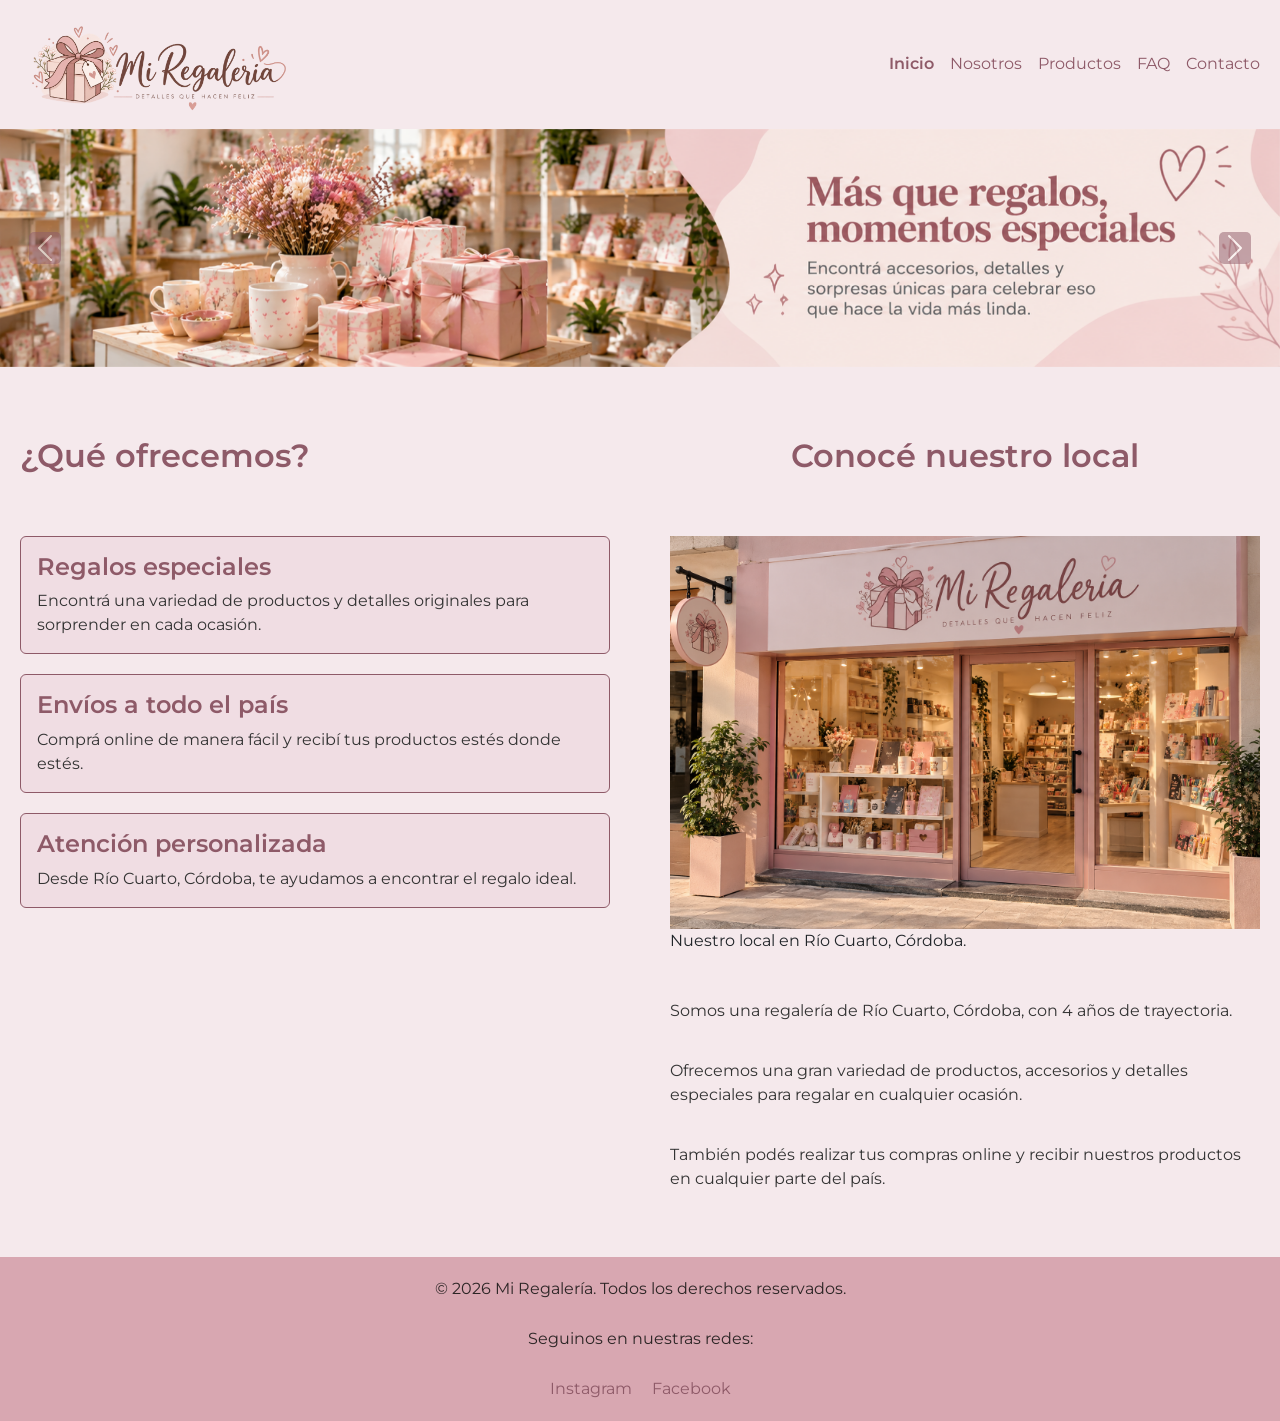
<file: myregaleria/index.html>
<!DOCTYPE html>
<html lang="es">

<head>
    <meta charset="UTF-8">
    <meta name="viewport" content="width=device-width, initial-scale=1.0">

    <!-- BOOTSTRAP -->
    <link href="https://cdn.jsdelivr.net/npm/bootstrap@5.3.8/dist/css/bootstrap.min.css" rel="stylesheet"
        integrity="sha384-sRIl4kxILFvY47J16cr9ZwB07vP4J8+LH7qKQnuqkuIAvNWLzeN8tE5YBujZqJLB" crossorigin="anonymous">
    <!-- CSS -->
    <link rel="stylesheet" href="./styles/styles.css">
    <title>Mi Regaleria</title>
</head>

<body>

    <header>
        <nav class="navbar navbar-expand-lg bg-nav-mio">
            <div class="container-fluid">

                <!-- Logo -->
                <a class="navbar-brand" href="./index.html">
                    <img src="./assets/img/logo-miRegaleria3.png" alt="Logo de Mi Regalería" class="logo">
                </a>

                <!-- Botón hamburguesa -->
                <button class="navbar-toggler" type="button" data-bs-toggle="collapse" data-bs-target="#navbarNav"
                    aria-controls="navbarNav" aria-expanded="false" aria-label="Abrir menú de navegación">

                    <span class="navbar-toggler-icon"></span>
                </button>

                <!-- Menú de navegación -->
                <div class="collapse navbar-collapse" id="navbarNav">

                    <ul class="navbar-nav ms-auto">

                        <li class="nav-item">
                            <a class="nav-link active" aria-current="page" href="./index.html">Inicio</a>
                        </li>

                        <li class="nav-item">
                            <a class="nav-link" href="pages/nosotros.html">Nosotros</a>
                        </li>

                        <li class="nav-item">
                            <a class="nav-link" href="pages/productos.html">Productos</a>
                        </li>

                        <li class="nav-item">
                            <a class="nav-link" href="pages/faq.html">FAQ</a>
                        </li>

                        <li class="nav-item">
                            <a class="nav-link" href="pages/contacto.html">Contacto</a>
                        </li>

                    </ul>

                </div>
            </div>
        </nav>
    </header>
    <main class="inicio-grid">


        <!-- Carrusel principal -->
        <section class="banner-principal">

            <div id="carouselPrincipal" class="carousel slide" data-bs-ride="carousel">

                <div class="carousel-inner">

                    <!-- Primera imagen -->
                    <div class="carousel-item active">
                        <img src="./assets/img/banner_momentos_especiales.png" class="d-block w-100"
                            alt="Regalos originales para sorprender en Mi Regalería">
                    </div>

                    <!-- Segunda imagen -->
                    <div class="carousel-item">
                        <img src="./assets/img/banner_regalos_que_emocionan.png" class="d-block w-100"
                            alt="Ideas de regalos para ocasiones especiales">
                    </div>

                </div>

                <!-- Botón anterior -->
                <button class="carousel-control-prev" type="button" data-bs-target="#carouselPrincipal"
                    data-bs-slide="prev">

                    <span class="carousel-control-prev-icon" aria-hidden="true"></span>

                    <span class="visually-hidden">Anterior</span>
                </button>

                <!-- Botón siguiente -->
                <button class="carousel-control-next" type="button" data-bs-target="#carouselPrincipal"
                    data-bs-slide="next">

                    <span class="carousel-control-next-icon" aria-hidden="true"></span>

                    <span class="visually-hidden">Siguiente</span>
                </button>

            </div>

        </section>

        <!-- Sección de beneficios -->
        <section class="beneficios">

            <h2>¿Qué ofrecemos?</h2>

            <div class="beneficios-grid">

                <!-- Beneficio 1 -->
                <article class="card">
                    <div class="card-body">
                        <h3 class="card-title">Regalos especiales</h3>
                        <p class="card-text">
                            Encontrá una variedad de productos y detalles
                            originales para sorprender en cada ocasión.
                        </p>
                    </div>
                </article>

                <!-- Beneficio 2 -->
                <article class="card">
                    <div class="card-body">
                        <h3 class="card-title">Envíos a todo el país</h3>
                        <p class="card-text">
                            Comprá online de manera fácil y recibí
                            tus productos estés donde estés.
                        </p>
                    </div>
                </article>

                <!-- Beneficio 3 -->
                <article class="card">
                    <div class="card-body">
                        <h3 class="card-title">Atención personalizada</h3>
                        <p class="card-text">
                            Desde Río Cuarto, Córdoba, te ayudamos
                            a encontrar el regalo ideal.
                        </p>
                    </div>
                </article>

            </div>

        </section>

        <!-- Sección de nuestro local -->

        <section class="local">

            <h2>Conocé nuestro local</h2>

            <div class="local-grid">

                <!-- Imagen del local -->
                <figure>
                    <img src="./assets/img/local.png" alt="Fachada del local de Mi Regalería en Río Cuarto">
                    <figcaption>Nuestro local en Río Cuarto, Córdoba.</figcaption>
                </figure>

                <!-- Información del local -->
                <div class="local-texto">

                    <p>
                        Somos una regalería de Río Cuarto, Córdoba,
                        con 4 años de trayectoria.
                    </p>

                    <p>
                        Ofrecemos una gran variedad de productos,
                        accesorios y detalles especiales para regalar
                        en cualquier ocasión.
                    </p>

                    <p>
                        También podés realizar tus compras online
                        y recibir nuestros productos en cualquier
                        parte del país.
                    </p>

                </div>

            </div>

        </section>


    </main>

    <footer>
        <p class="p-footer">&copy; 2026 Mi Regalería. Todos los derechos reservados.</p>
        <p class="p-footer">Seguinos en nuestras redes:</p>

        <ul class="nav-ul">
            <li><a href="#">Instagram</a></li>
            <li><a href="#">Facebook</a></li>
        </ul>

    </footer>

    <!-- BOOTSTRAP -->
    <script src="https://cdn.jsdelivr.net/npm/bootstrap@5.3.8/dist/js/bootstrap.bundle.min.js"
        integrity="sha384-FKyoEForCGlyvwx9Hj09JcYn3nv7wiPVlz7YYwJrWVcXK/BmnVDxM+D2scQbITxI"
        crossorigin="anonymous"></script>
</body>

</html>
</file>
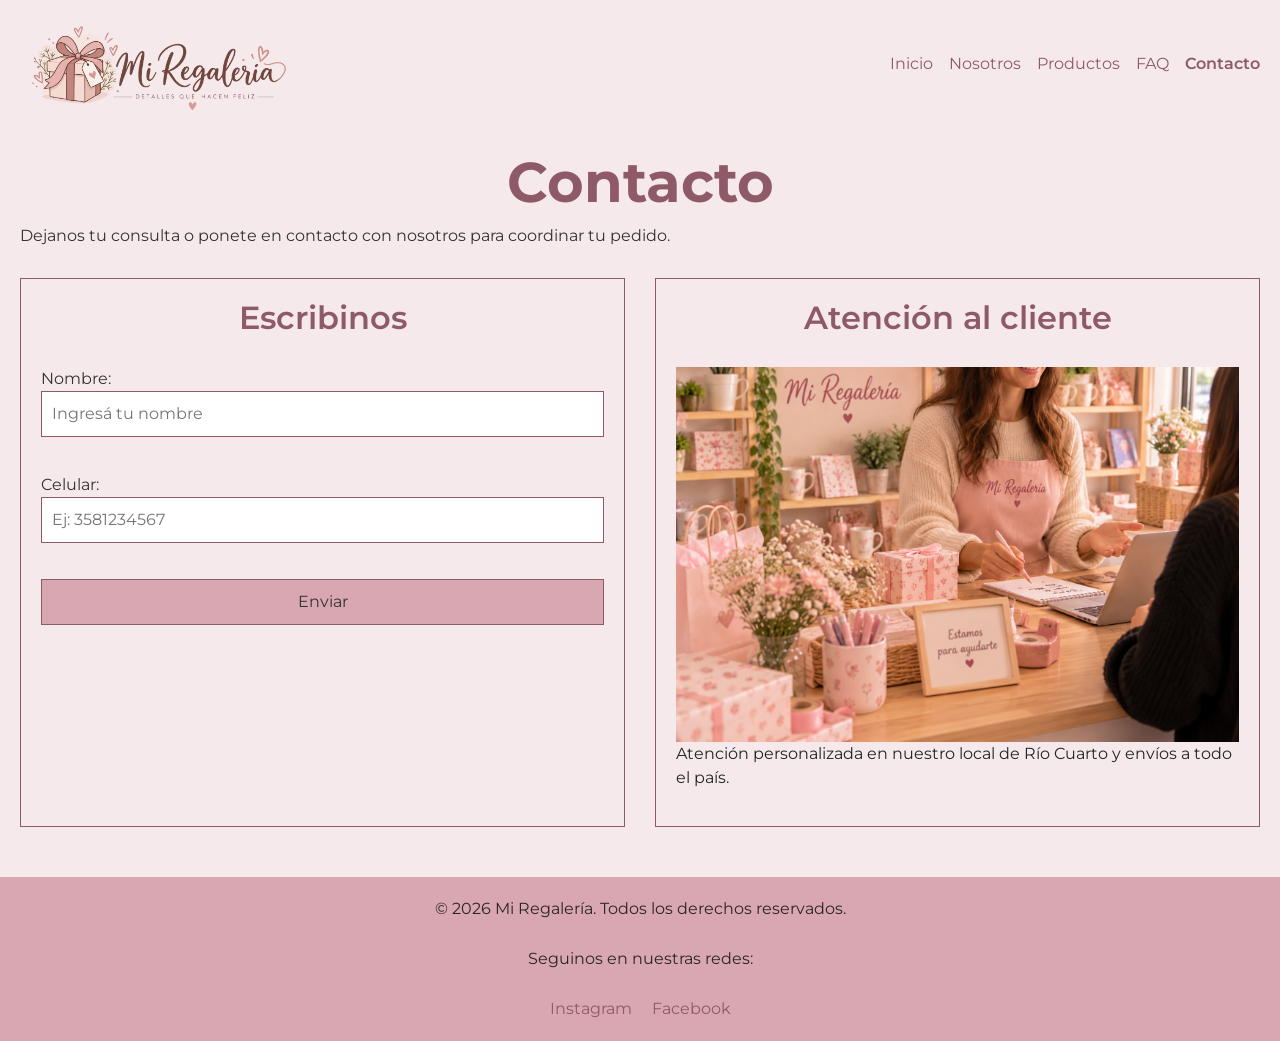
<file: myregaleria/pages/contacto.html>
<!DOCTYPE html>
<html lang="es">

<head>
    <meta charset="UTF-8">
    <meta name="viewport" content="width=device-width, initial-scale=1.0">
    <!-- BOOTSTRAP -->
    <link href="https://cdn.jsdelivr.net/npm/bootstrap@5.3.8/dist/css/bootstrap.min.css" rel="stylesheet"
        integrity="sha384-sRIl4kxILFvY47J16cr9ZwB07vP4J8+LH7qKQnuqkuIAvNWLzeN8tE5YBujZqJLB" crossorigin="anonymous">
    <link rel="stylesheet" href="../styles/styles.css">
    <title>Contacto | Mi Regalería</title>
</head>

<body>

    <header>

        <nav class="navbar navbar-expand-lg bg-nav-mio">
            <div class="container-fluid">

                <!-- Logo -->
                <a class="navbar-brand" href="../index.html">
                    <img src="../assets/img/logo-miRegaleria3.png" alt="Logo de Mi Regalería" class="logo">
                </a>

                <!-- Botón hamburguesa -->
                <button class="navbar-toggler" type="button" data-bs-toggle="collapse" data-bs-target="#navbarNav"
                    aria-controls="navbarNav" aria-expanded="false" aria-label="Abrir menú de navegación">

                    <span class="navbar-toggler-icon"></span>
                </button>

                <!-- Menú de navegación -->
                <div class="collapse navbar-collapse" id="navbarNav">

                    <ul class="navbar-nav ms-auto">

                        <li class="nav-item">
                            <a class="nav-link" href="../index.html">Inicio</a>
                        </li>

                        <li class="nav-item">
                            <a class="nav-link" href="nosotros.html">Nosotros</a>
                        </li>

                        <li class="nav-item">
                            <a class="nav-link" href="productos.html">Productos</a>
                        </li>

                        <li class="nav-item">
                            <a class="nav-link" href="faq.html">FAQ</a>
                        </li>

                        <li class="nav-item">
                            <a class="nav-link active" aria-current="page" href="contacto.html">Contacto</a>
                        </li>

                    </ul>

                </div>
            </div>
        </nav>
    </header>


    <main>

        <!-- Encabezado principal del documento -->
        <section>
            <h1>Contacto</h1>
            <p>Dejanos tu consulta o ponete en contacto con nosotros para coordinar tu pedido.</p>
        </section>

        <!-- Sección de formulario con accesibilidad -->

        <div class="contacto-grid">

            <!-- Formulario de contacto -->
            <section class="contacto-formulario" id="contacto">

                <h2>Escribinos</h2>

                <form action="#" method="POST">

                    <p>
                        <label for="nombre">Nombre:</label><br>
                        <input type="text" id="nombre" name="nombre" placeholder="Ingresá tu nombre" required>
                    </p>

                    <p>
                        <label for="celular">Celular:</label><br>
                        <input type="tel" id="celular" name="celular" placeholder="Ej: 3581234567" required>
                    </p>

                    <button type="submit">Enviar</button>

                </form>

            </section>

            <!-- Atención al cliente -->
            <section class="contacto-atencion">

                <h2>Atención al cliente</h2>

                <figure>
                    <img src="../assets/img/atencioAlcliente.png"
                        alt="Mostrador de atención al cliente de Mi Regalería">

                    <figcaption>
                        Atención personalizada en nuestro local de Río Cuarto
                        y envíos a todo el país.
                    </figcaption>
                </figure>

            </section>

        </div>
    </main>

    <footer>
        <p class="p-footer">&copy; 2026 Mi Regalería. Todos los derechos reservados.</p>
        <p class="p-footer">Seguinos en nuestras redes:</p>

        <ul class="nav-ul">

            <li><a href="#">Instagram</a></li>
            <li><a href="#">Facebook</a></li>
        </ul>

    </footer>
    <!-- BOOTSTRAP -->
    <script src="https://cdn.jsdelivr.net/npm/bootstrap@5.3.8/dist/js/bootstrap.bundle.min.js"
        integrity="sha384-FKyoEForCGlyvwx9Hj09JcYn3nv7wiPVlz7YYwJrWVcXK/BmnVDxM+D2scQbITxI"
        crossorigin="anonymous"></script>
</body>

</html>
</file>
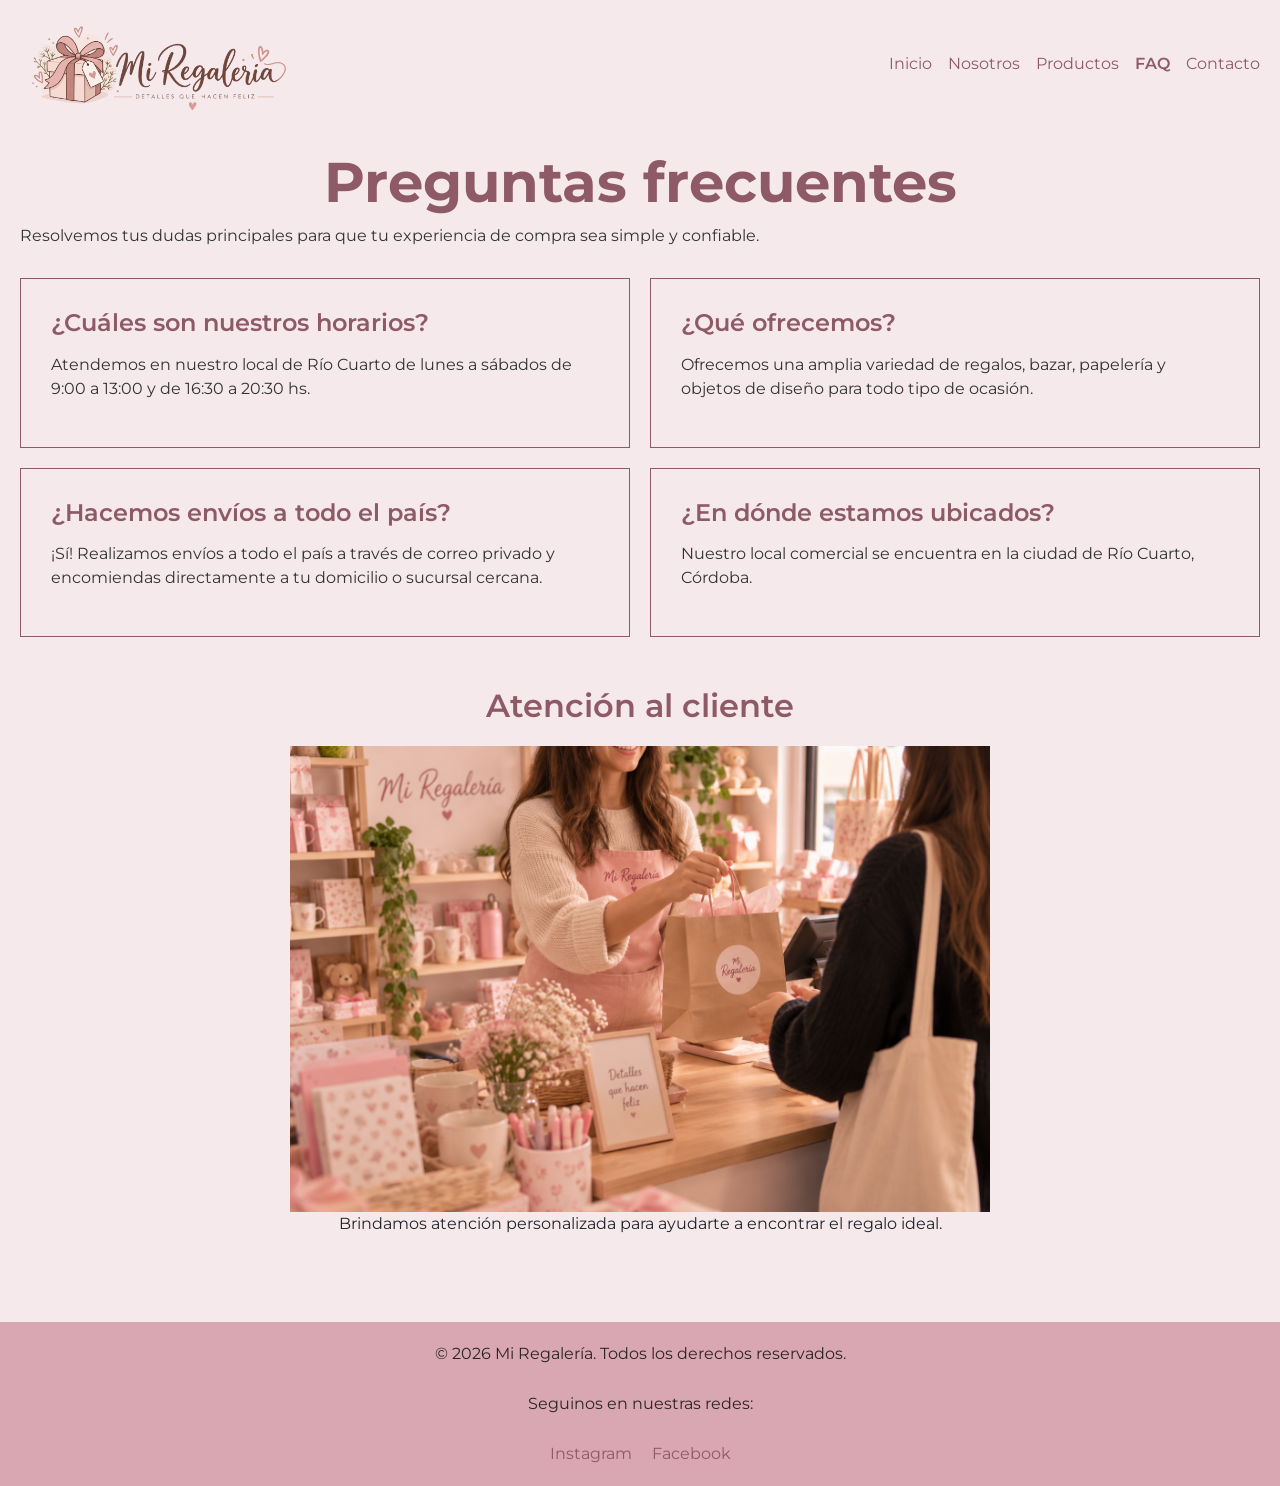
<file: myregaleria/pages/faq.html>
<!DOCTYPE html>
<html lang="es">

<head>
    <meta charset="UTF-8">
    <meta name="viewport" content="width=device-width, initial-scale=1.0">
    <!-- BOOTSTRAP -->
    <link href="https://cdn.jsdelivr.net/npm/bootstrap@5.3.8/dist/css/bootstrap.min.css" rel="stylesheet"
        integrity="sha384-sRIl4kxILFvY47J16cr9ZwB07vP4J8+LH7qKQnuqkuIAvNWLzeN8tE5YBujZqJLB" crossorigin="anonymous">
    <link rel="stylesheet" href="../styles/styles.css">
    <title>Preguntas Frecuentes | Mi Regalería</title>
</head>

<body>

    <header>
        <nav class="navbar navbar-expand-lg bg-nav-mio">
            <div class="container-fluid">

                <!-- Logo -->
                <a class="navbar-brand" href="../index.html">
                    <img src="../assets/img/logo-miRegaleria3.png" alt="Logo de Mi Regalería" class="logo">
                </a>

                <!-- Botón hamburguesa -->
                <button class="navbar-toggler" type="button" data-bs-toggle="collapse" data-bs-target="#navbarNav"
                    aria-controls="navbarNav" aria-expanded="false" aria-label="Abrir menú de navegación">

                    <span class="navbar-toggler-icon"></span>
                </button>

                <!-- Menú de navegación -->
                <div class="collapse navbar-collapse" id="navbarNav">

                    <ul class="navbar-nav ms-auto">

                        <li class="nav-item">
                            <a class="nav-link" href="../index.html">Inicio</a>
                        </li>

                        <li class="nav-item">
                            <a class="nav-link" href="nosotros.html">Nosotros</a>
                        </li>

                        <li class="nav-item">
                            <a class="nav-link" href="productos.html">Productos</a>
                        </li>

                        <li class="nav-item">
                            <a class="nav-link active" aria-current="page" href="faq.html">FAQ</a>
                        </li>

                        <li class="nav-item">
                            <a class="nav-link" href="contacto.html">Contacto</a>
                        </li>

                    </ul>

                </div>
            </div>
        </nav>
    </header>
    <main>

        <section>
            <h1>Preguntas frecuentes</h1>
            <p>Resolvemos tus dudas principales para que tu experiencia de compra sea simple y confiable.</p>
        </section>

        <!-- Sección de preguntas estructurada semánticamente -->
        <section class="faq-grid">
            <article>
                <h2>¿Cuáles son nuestros horarios?</h2>
                <p>Atendemos en nuestro local de Río Cuarto de lunes a sábados de 9:00 a 13:00 y de 16:30 a 20:30 hs.
                </p>
            </article>

            <article>
                <h2>¿Qué ofrecemos?</h2>
                <p>Ofrecemos una amplia variedad de regalos, bazar, papelería y objetos de diseño para todo tipo de
                    ocasión.</p>
            </article>

            <article>
                <h2>¿Hacemos envíos a todo el país?</h2>
                <p>¡Sí! Realizamos envíos a todo el país a través de correo privado y encomiendas directamente a tu
                    domicilio o sucursal cercana.</p>
            </article>

            <article>
                <h2>¿En dónde estamos ubicados?</h2>
                <p>Nuestro local comercial se encuentra en la ciudad de Río Cuarto, Córdoba.</p>
            </article>
        </section>

        <!-- Imagen semántica requerida por la consigna -->
        <section class="faq-atencion">
            <h2>Atención al cliente</h2>
            <figure>
                <img src="../assets/img/Momento-en-mi-regaleria.png"
                    alt="Empleada de Mi Regalería atendiendo a una clienta">
                <figcaption> Brindamos atención personalizada para ayudarte
                    a encontrar el regalo ideal.
                </figcaption>
            </figure>
        </section>

    </main>


    <footer>
        <p class="p-footer">&copy; 2026 Mi Regalería. Todos los derechos reservados.</p>
        <p class="p-footer">Seguinos en nuestras redes:</p>

        <ul class="nav-ul">
            <li><a href="#">Instagram</a></li>
            <li><a href="#">Facebook</a></li>
        </ul>

    </footer>

    <!-- BOOTSTRAP -->
    <script src="https://cdn.jsdelivr.net/npm/bootstrap@5.3.8/dist/js/bootstrap.bundle.min.js"
        integrity="sha384-FKyoEForCGlyvwx9Hj09JcYn3nv7wiPVlz7YYwJrWVcXK/BmnVDxM+D2scQbITxI"
        crossorigin="anonymous"></script>
</body>

</html>
</file>
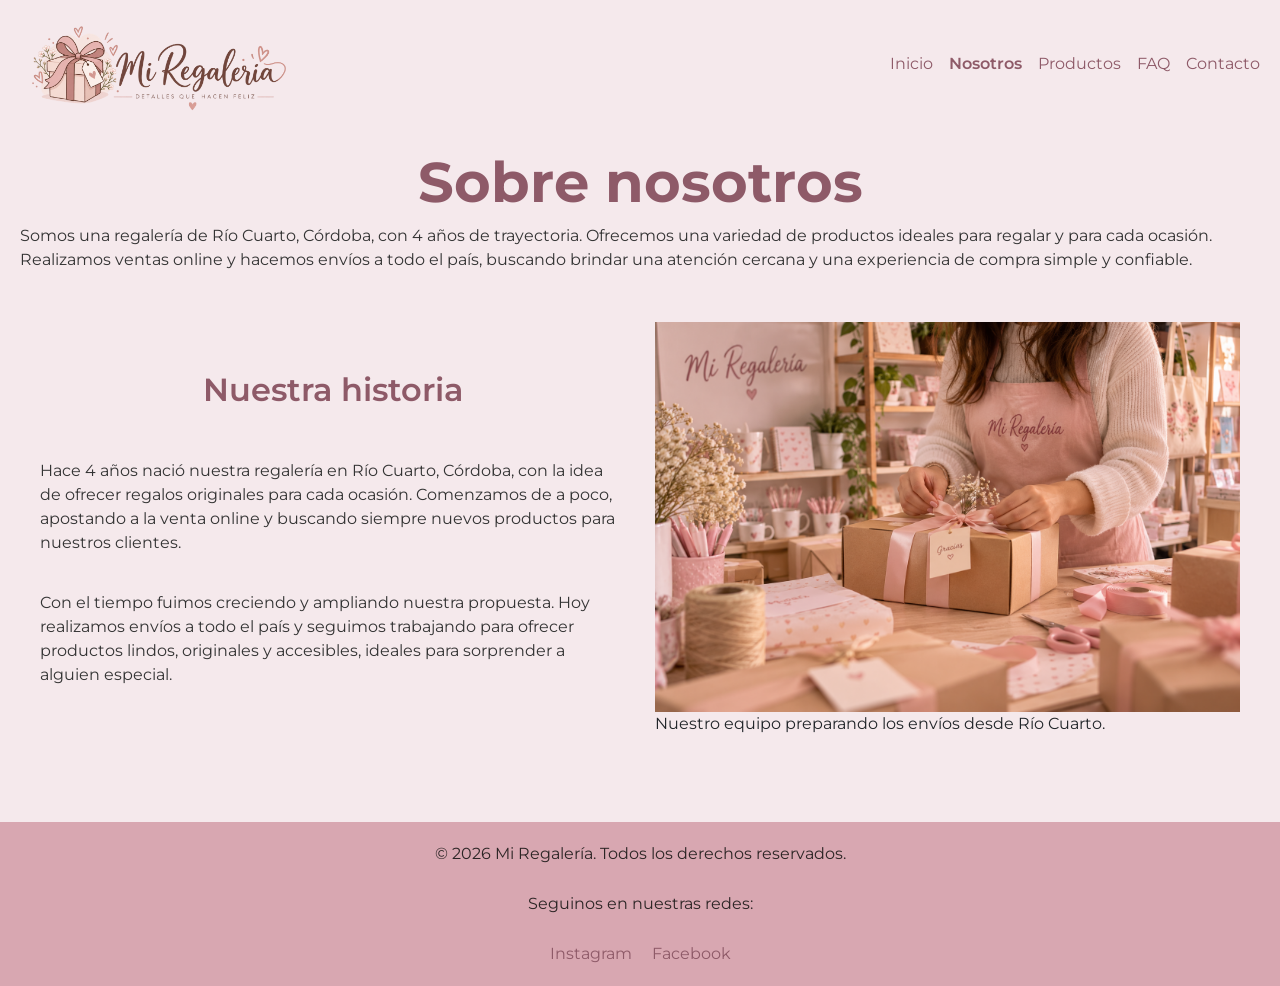
<file: myregaleria/pages/nosotros.html>
<!DOCTYPE html>
<html lang="es">

<head>
    <meta charset="UTF-8">
    <meta name="viewport" content="width=device-width, initial-scale=1.0">
    <!-- BOOTSTRAP -->
    <link href="https://cdn.jsdelivr.net/npm/bootstrap@5.3.8/dist/css/bootstrap.min.css" rel="stylesheet"
        integrity="sha384-sRIl4kxILFvY47J16cr9ZwB07vP4J8+LH7qKQnuqkuIAvNWLzeN8tE5YBujZqJLB" crossorigin="anonymous">
    <link rel="stylesheet" href="../styles/styles.css">

    <title>Nosotros | Mi Regalería</title>
</head>

<body>

    <header>
        <nav class="navbar navbar-expand-lg bg-nav-mio">
            <div class="container-fluid">

                <!-- Logo -->
                <a class="navbar-brand" href="../index.html">
                    <img src="../assets/img/logo-miRegaleria3.png" alt="Logo de Mi Regalería" class="logo">
                </a>

                <!-- Botón hamburguesa -->
                <button class="navbar-toggler" type="button" data-bs-toggle="collapse" data-bs-target="#navbarNav"
                    aria-controls="navbarNav" aria-expanded="false" aria-label="Abrir menú de navegación">

                    <span class="navbar-toggler-icon"></span>
                </button>

                <!-- Menú de navegación -->
                <div class="collapse navbar-collapse" id="navbarNav">

                    <ul class="navbar-nav ms-auto">

                        <li class="nav-item">
                            <a class="nav-link" href="../index.html">Inicio</a>
                        </li>

                        <li class="nav-item">
                            <a class="nav-link active" aria-current="page" href="nosotros.html">Nosotros</a>
                        </li>

                        <li class="nav-item">
                            <a class="nav-link" href="productos.html">Productos</a>
                        </li>

                        <li class="nav-item">
                            <a class="nav-link" href="faq.html">FAQ</a>
                        </li>

                        <li class="nav-item">
                            <a class="nav-link" href="contacto.html">Contacto</a>
                        </li>

                    </ul>

                </div>
            </div>
        </nav>
        </header>

        <main>

            <section>
                <h1>Sobre nosotros</h1>
                <p>
                    Somos una regalería de Río Cuarto, Córdoba, con 4 años de trayectoria.
                    Ofrecemos una variedad de productos ideales para regalar y para cada ocasión.
                    Realizamos ventas online y hacemos envíos a todo el país, buscando brindar
                    una atención cercana y una experiencia de compra simple y confiable.
                </p>
            </section>

            <section class="historia">


                <div class="historia-grid">

                    <div class="historia-texto">
                        <h2>Nuestra historia</h2>
                        <p>
                            Hace 4 años nació nuestra regalería en Río Cuarto,
                            Córdoba, con la idea de ofrecer regalos originales
                            para cada ocasión. Comenzamos de a poco, apostando
                            a la venta online y buscando siempre nuevos
                            productos para nuestros clientes.
                        </p>

                        <p>
                            Con el tiempo fuimos creciendo y ampliando nuestra
                            propuesta. Hoy realizamos envíos a todo el país y
                            seguimos trabajando para ofrecer productos lindos,
                            originales y accesibles, ideales para sorprender
                            a alguien especial.
                        </p>
                    </div>

                    <figure>
                        <img src="../assets/img/empaquetado.png" alt="Equipo de Mi Regalería preparando pedidos">

                        <figcaption>
                            Nuestro equipo preparando los envíos desde Río Cuarto.
                        </figcaption>
                    </figure>

                </div>

            </section>

        </main>


        <footer>
            <p class="p-footer">&copy; 2026 Mi Regalería. Todos los derechos reservados.</p>
            <p class="p-footer">Seguinos en nuestras redes:</p>

            <ul class="nav-ul">
                <li><a href="#">Instagram</a></li>
                <li><a href="#">Facebook</a></li>
            </ul>

        </footer>
        <!-- BOOTSTRAP -->
        <script src="https://cdn.jsdelivr.net/npm/bootstrap@5.3.8/dist/js/bootstrap.bundle.min.js"
            integrity="sha384-FKyoEForCGlyvwx9Hj09JcYn3nv7wiPVlz7YYwJrWVcXK/BmnVDxM+D2scQbITxI"
            crossorigin="anonymous"></script>
</body>

</html>
</file>
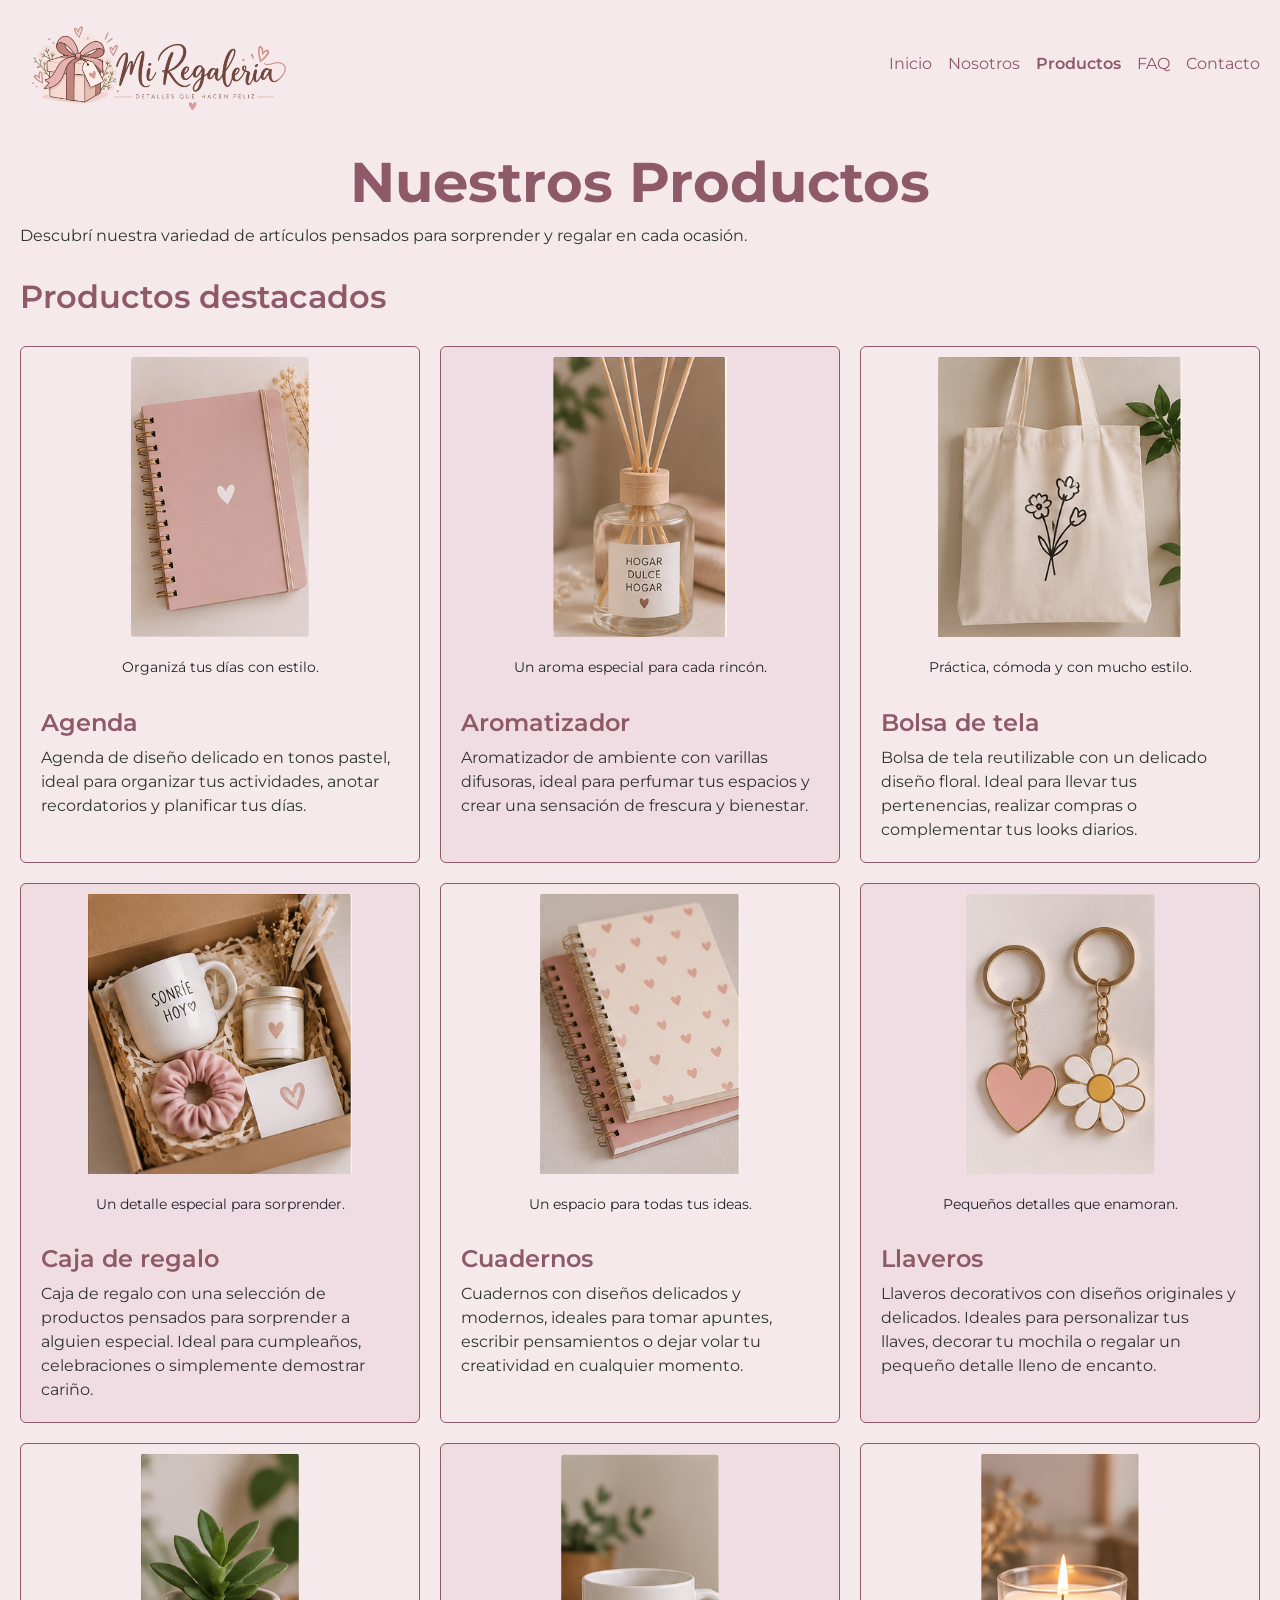
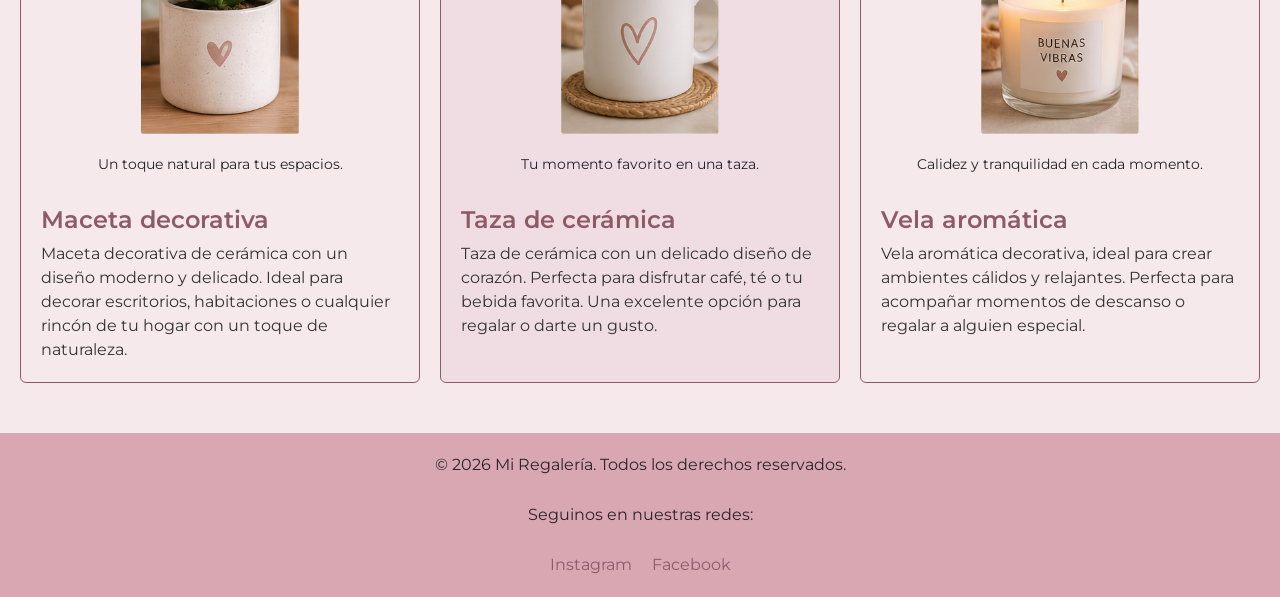
<file: myregaleria/pages/productos.html>
<!DOCTYPE html>
<html lang="es">

<head>
    <meta charset="UTF-8">
    <meta name="viewport" content="width=device-width, initial-scale=1.0">
    <!-- BOOTSTRAP -->
    <link href="https://cdn.jsdelivr.net/npm/bootstrap@5.3.8/dist/css/bootstrap.min.css" rel="stylesheet"
        integrity="sha384-sRIl4kxILFvY47J16cr9ZwB07vP4J8+LH7qKQnuqkuIAvNWLzeN8tE5YBujZqJLB" crossorigin="anonymous">
    <link rel="stylesheet" href="../styles/styles.css">

    <title>Productos | Mi Regalería</title>
</head>

<body>

    <header>
        <nav class="navbar navbar-expand-lg bg-nav-mio">
            <div class="container-fluid">

                <!-- Logo -->
                <a class="navbar-brand" href="../index.html">
                    <img src="../assets/img/logo-miRegaleria3.png" alt="Logo de Mi Regalería" class="logo">
                </a>

                <!-- Botón hamburguesa -->
                <button class="navbar-toggler" type="button" data-bs-toggle="collapse" data-bs-target="#navbarNav"
                    aria-controls="navbarNav" aria-expanded="false" aria-label="Abrir menú de navegación">

                    <span class="navbar-toggler-icon"></span>
                </button>

                <!-- Menú de navegación -->
                <div class="collapse navbar-collapse" id="navbarNav">

                    <ul class="navbar-nav ms-auto">

                        <li class="nav-item">
                            <a class="nav-link" href="../index.html">Inicio</a>
                        </li>

                        <li class="nav-item">
                            <a class="nav-link" href="nosotros.html">Nosotros</a>
                        </li>

                        <li class="nav-item">
                            <a class="nav-link active" aria-current="page" href="productos.html">Productos</a>
                        </li>

                        <li class="nav-item">
                            <a class="nav-link" href="faq.html">FAQ</a>
                        </li>

                        <li class="nav-item">
                            <a class="nav-link" href="contacto.html">Contacto</a>
                        </li>

                    </ul>

                </div>
            </div>
        </nav>
    </header>
    <main>

        <section>
            <h1>Nuestros Productos</h1>
            <p>Descubrí nuestra variedad de artículos pensados para sorprender y regalar en cada ocasión.</p>
        </section>

        <!-- Sección que agrupa los productos -->
        <section>
            <h2>Productos destacados</h2>

            <div class="productos">

                <!-- Producto 1 -->
                <article class="card">

                    <figure>
                        <img src="../assets/img/producto_agenda.png" class="card-img-top"
                            alt="Agenda rosa pastel con espiral y detalle de corazón">

                        <figcaption>Organizá tus días con estilo.</figcaption>
                    </figure>

                    <div class="card-body">
                        <h3 class="card-title">Agenda</h3>
                        <p class="card-text">
                            Agenda de diseño delicado en tonos pastel, ideal para organizar
                            tus actividades, anotar recordatorios y planificar tus días.
                        </p>
                    </div>

                </article>

                <!-- Producto 2 -->
                <article class="card">

                    <figure>
                        <img src="../assets/img/producto_aromatizador.png" class="card-img-top"
                            alt="Aromatizador de ambiente con varillas de madera">

                        <figcaption>Un aroma especial para cada rincón.</figcaption>
                    </figure>

                    <div class="card-body">
                        <h3 class="card-title">Aromatizador</h3>
                        <p class="card-text">
                            Aromatizador de ambiente con varillas difusoras, ideal para
                            perfumar tus espacios y crear una sensación de frescura y bienestar.
                        </p>
                    </div>

                </article>

                <!-- Producto 3 -->
                <article class="card">

                    <figure>
                        <img src="../assets/img/producto_bolsa_tela.png" class="card-img-top"
                            alt="Bolsa de tela color beige con diseño floral">

                        <figcaption>Práctica, cómoda y con mucho estilo.</figcaption>
                    </figure>

                    <div class="card-body">
                        <h3 class="card-title">Bolsa de tela</h3>
                        <p class="card-text">
                            Bolsa de tela reutilizable con un delicado diseño floral.
                            Ideal para llevar tus pertenencias, realizar compras
                            o complementar tus looks diarios.
                        </p>
                    </div>

                </article>

                <!-- Producto 4 -->
                <article class="card">

                    <figure>
                        <img src="../assets/img/producto_caja_regalo.png" class="card-img-top"
                            alt="Caja de regalo con taza, vela y accesorios">

                        <figcaption>Un detalle especial para sorprender.</figcaption>
                    </figure>

                    <div class="card-body">
                        <h3 class="card-title">Caja de regalo</h3>
                        <p class="card-text">
                            Caja de regalo con una selección de productos pensados
                            para sorprender a alguien especial. Ideal para cumpleaños,
                            celebraciones o simplemente demostrar cariño.
                        </p>
                    </div>

                </article>

                <!-- Producto 5 -->
                <article class="card">

                    <figure>
                        <img src="../assets/img/producto_cuadernos.png" class="card-img-top"
                            alt="Cuadernos con espiral y diseños de corazones en tonos pastel">

                        <figcaption>Un espacio para todas tus ideas.</figcaption>
                    </figure>

                    <div class="card-body">
                        <h3 class="card-title">Cuadernos</h3>
                        <p class="card-text">
                            Cuadernos con diseños delicados y modernos, ideales para
                            tomar apuntes, escribir pensamientos o dejar volar
                            tu creatividad en cualquier momento.
                        </p>
                    </div>

                </article>

                <!-- Producto 6 -->
                <article class="card">

                    <figure>
                        <img src="../assets/img/producto_llaveros.png" class="card-img-top"
                            alt="Llaveros decorativos con forma de corazón y margarita">

                        <figcaption>Pequeños detalles que enamoran.</figcaption>
                    </figure>

                    <div class="card-body">
                        <h3 class="card-title">Llaveros</h3>
                        <p class="card-text">
                            Llaveros decorativos con diseños originales y delicados.
                            Ideales para personalizar tus llaves, decorar tu mochila
                            o regalar un pequeño detalle lleno de encanto.
                        </p>
                    </div>

                </article>

                <!-- Producto 7 -->
                <article class="card">

                    <figure>
                        <img src="../assets/img/producto_maceta.png" class="card-img-top"
                            alt="Maceta de cerámica blanca con una planta suculenta">

                        <figcaption>Un toque natural para tus espacios.</figcaption>
                    </figure>

                    <div class="card-body">
                        <h3 class="card-title">Maceta decorativa</h3>
                        <p class="card-text">
                            Maceta decorativa de cerámica con un diseño moderno y delicado.
                            Ideal para decorar escritorios, habitaciones o cualquier
                            rincón de tu hogar con un toque de naturaleza.
                        </p>
                    </div>

                </article>

                <!-- Producto 8 -->
                <article class="card">

                    <figure>
                        <img src="../assets/img/producto_taza.png" class="card-img-top"
                            alt="Taza de cerámica blanca con diseño de corazón rosa">

                        <figcaption>Tu momento favorito en una taza.</figcaption>
                    </figure>

                    <div class="card-body">
                        <h3 class="card-title">Taza de cerámica</h3>
                        <p class="card-text">
                            Taza de cerámica con un delicado diseño de corazón.
                            Perfecta para disfrutar café, té o tu bebida favorita.
                            Una excelente opción para regalar o darte un gusto.
                        </p>
                    </div>

                </article>

                <!-- Producto 9 -->
                <article class="card">

                    <figure>
                        <img src="../assets/img/producto_vela.png" class="card-img-top"
                            alt="Vela aromática en recipiente de vidrio con etiqueta decorativa">

                        <figcaption>Calidez y tranquilidad en cada momento.</figcaption>
                    </figure>

                    <div class="card-body">
                        <h3 class="card-title">Vela aromática</h3>
                        <p class="card-text">
                            Vela aromática decorativa, ideal para crear ambientes
                            cálidos y relajantes. Perfecta para acompañar momentos
                            de descanso o regalar a alguien especial.
                        </p>
                    </div>

                </article>

            </div>
        </section>

    </main>


    <footer>
        <p class="p-footer">&copy; 2026 Mi Regalería. Todos los derechos reservados.</p>
        <p class="p-footer">Seguinos en nuestras redes:</p>

        <ul class="nav-ul">
            <li><a href="#">Instagram</a></li>
            <li><a href="#">Facebook</a></li>
        </ul>

    </footer>
    <!-- BOOTSTRAP -->
    <script src="https://cdn.jsdelivr.net/npm/bootstrap@5.3.8/dist/js/bootstrap.bundle.min.js"
        integrity="sha384-FKyoEForCGlyvwx9Hj09JcYn3nv7wiPVlz7YYwJrWVcXK/BmnVDxM+D2scQbITxI"
        crossorigin="anonymous"></script>
</body>

</html>
</file>
<file: myregaleria/styles/styles.css>
/* ===== GOOGLE FONTS ===== */

@import url('https://fonts.googleapis.com/css2?family=Montserrat:wght@100..900&display=swap');


/* ===== RESET DEL BOX MODEL ===== */

* {
    margin: 0;
    padding: 0;
    box-sizing: border-box;
}


/* ===== ESTILOS GENERALES ===== */

body {
    font-family: "Montserrat", sans-serif;
    background-color: #F5E9EC;

    display: grid;
    grid-template-columns: 1fr;
    grid-template-areas:
        "header"
        "main"
        "footer";

    grid-template-rows: auto 1fr auto;
    min-height: 100vh;
}

/* Título principal */
h1 {
    color: #8E5A68;
    font-size: 2rem;
    font-weight: 700;
    text-align: center;
}

/* Títulos secundarios */
h2 {
    color: #8E5A68;
    font-size: 1.5rem;
    font-weight: 600;
    margin-bottom: 30px;
}

/* Títulos de los productos */
h3 {
    color: #8E5A68;
    font-size: 1rem;
    font-weight: 600;
}

/* Textos de la página */
p {
    color: #333333;
}


/* ===== HEADER Y NAVEGACIÓN ===== */

header {
    grid-area: header;
}

/* Tamaño del logo en celulares */
.logo {
    width: 180px;
    height: auto;
}


/* ===== NAVBAR BOOTSTRAP ===== */

/* Color de fondo personalizado */
.bg-nav-mio {
    background-color: #F5E9EC;
}

/* Enlaces del menú */
.navbar .nav-link {
    color: #8E5A68;
    text-decoration: none;
    transition: color 0.3s ease;
}

/* Al pasar el mouse */
.navbar .nav-link:hover {
    color: #D8A7B1;
}

/* Al seleccionar con el teclado */
.navbar .nav-link:focus {
    color: #8E5A68;
    outline: 2px solid #8E5A68;
    outline-offset: 4px;
}

/* Enlace de la página actual */
.navbar .nav-link.active {
    color: #8E5A68;
    font-weight: 600;
}

/* Al presionar cualquier enlace del navbar */
.navbar .nav-link:active,
.navbar .nav-link.active:active {
    color: #6F4552;
}

/* Botón hamburguesa */
.navbar-toggler {
    border-color: #8E5A68;
    transition: background-color 0.3s ease;
}

/* Al pasar el mouse */
.navbar-toggler:hover {
    background-color: #F0DDE3;
}

/* Al seleccionar con el teclado */
.navbar-toggler:focus-visible {
    outline: 2px solid #8E5A68;
    outline-offset: 3px;
}

/* Al presionar */
.navbar-toggler:active {
    background-color: #D8A7B1;
}


/* ===== ENLACES DEL FOOTER ===== */

/* Organización de las redes sociales */
.nav-ul {
    display: flex;
    flex-wrap: wrap;
    justify-content: center;
    align-items: center;
    gap: 15px;

    list-style: none;
    padding: 0;
    margin: 0;
}

/* Estilos de los enlaces */
.nav-ul li a {
    color: #8E5A68;
    text-decoration: none;
    transition: color 0.3s ease;
}

/* Al pasar el mouse */
.nav-ul li a:hover {
    color: #F5E9EC;
}

/* Al seleccionar con el teclado */
.nav-ul li a:focus {
    outline: 2px solid #8E5A68;
    outline-offset: 4px;
}

/* Al presionar */
.nav-ul li a:active {
    color: #FFFFFF;
}


/* ===== CONTENIDO PRINCIPAL ===== */

main {
    grid-area: main;
    padding: 20px;
}

/* Separación entre secciones */
section {
    margin-bottom: 30px;
}


/* ===== PÁGINA DE INICIO ===== */

/* Grid principal: Mobile-First */
.inicio-grid {
    display: grid;
    grid-template-columns: 1fr;

    grid-template-areas:
        "banner"
        "beneficios"
        "local";

    gap: 20px;
    padding: 0;
}


/* ===== CARRUSEL PRINCIPAL ===== */

/* Sección del banner */
.banner-principal {
    grid-area: banner;
    margin-bottom: 30px;
}

/* Contenedor del carrusel */
#carouselPrincipal {
    width: 100%;
}

/* Imágenes del carrusel */
#carouselPrincipal .carousel-item img {
    display: block;
    width: 100%;
    height: auto;
}

/* Tamaño de los botones anterior y siguiente */
#carouselPrincipal .carousel-control-prev,
#carouselPrincipal .carousel-control-next {
    width: 7%;
    transition: opacity 0.3s ease;
}

/* Estilo de las flechas */
#carouselPrincipal .carousel-control-prev-icon,
#carouselPrincipal .carousel-control-next-icon {
    background-color: #8E5A68;
    border-radius: 5px;
}

/* Al pasar el mouse */
#carouselPrincipal .carousel-control-prev:hover,
#carouselPrincipal .carousel-control-next:hover {
    opacity: 0.7;
}

/* Al seleccionar con el teclado */
#carouselPrincipal .carousel-control-prev:focus-visible,
#carouselPrincipal .carousel-control-next:focus-visible {
    outline: 2px solid #8E5A68;
    outline-offset: 2px;
}

/* Al presionar */
#carouselPrincipal .carousel-control-prev:active,
#carouselPrincipal .carousel-control-next:active {
    opacity: 0.5;
}


/* ===== SECCIÓN DE BENEFICIOS ===== */

.beneficios {
    grid-area: beneficios;

    display: flex;
    flex-direction: column;
    gap: 30px;

    padding: 20px;
}

/* Contenedor de las tarjetas */
.beneficios-grid {
    display: grid;
    grid-template-columns: 1fr;
    gap: 20px;
}

/* Cards de Bootstrap personalizadas */
.beneficios-grid .card {
    border: 1px solid #8E5A68;
    background-color: #F0DDE3;

    transition: background-color 0.3s ease;
}

/* Efecto al pasar el mouse */
.beneficios-grid .card:hover {
    background-color: #FFFFFF;
}

/* Títulos de las cards */
.beneficios-grid .card-title {
    color: #8E5A68;
}

/* Texto de las cards */
.beneficios-grid .card-text {
    color: #333333;
}


/* ===== SECCIÓN DE NUESTRO LOCAL ===== */

.local {
    grid-area: local;

    display: flex;
    flex-direction: column;
    gap: 30px;

    padding: 20px;
}

/* Contenedor de imagen y texto */
.local-grid {
    display: grid;
    grid-template-columns: 1fr;
    gap: 30px;
    align-items: center;
}

/* Información del local */
.local-texto {
    display: flex;
    flex-direction: column;
    gap: 20px;
    text-align: left;
}

.local h2 {
    text-align: center;
}

/* Imagen del local */
.local figure img {
    width: 100%;
    max-width: 100%;
    height: auto;
}


/* ===== PÁGINA DE PRODUCTOS ===== */

/* Versión celular: una sola columna */
.productos {
    display: grid;
    grid-template-columns: 1fr;
    gap: 20px;

    max-width: 1500px;
    margin: 0 auto;
}


/* ===== CARDS DE PRODUCTOS ===== */

.productos .card {
    border: 1px solid #8E5A68;
    background-color: #F5E9EC;

    transition: background-color 0.3s ease;
}

/* Fondo alternado en las tarjetas pares */
.productos .card:nth-child(even) {
    background-color: #F0DDE3;
}

/* Efecto al pasar el mouse */
.productos .card:hover {
    background-color: #FFFFFF;
}

/* Imágenes de las cards */
.productos .card-img-top {
    width: 100%;
    max-width: 100%;
    height: 300px;
    object-fit: contain;
    padding: 10px;
}

/* Espacio debajo de las imágenes */
.productos .card figure {
    margin-bottom: 0;
}

/* Descripción debajo de la imagen */
.productos .card figcaption {
    padding: 10px;
    text-align: center;
    font-size: 0.9rem;
}

/* Cuerpo de las cards */
.productos .card-body {
    padding: 20px;
}

/* Títulos de las cards */
.productos .card-title {
    color: #8E5A68;
}

/* Textos de las cards */
.productos .card-text {
    color: #333333;
}


/* ===== IMÁGENES GENERALES ===== */

figure img {
    width: 100%;
    max-width: 350px;
}


/* ===== FOOTER ===== */

footer {
    grid-area: footer;

    background-color: #D8A7B1;
    padding: 20px;

    display: flex;
    flex-direction: column;
    gap: 10px;
    align-items: center;
    text-align: center;
}

/* Color de los textos del footer */
.p-footer {
    color: #2c2525;
}


/* ===== PÁGINA NOSOTROS ===== */

.historia {
    padding: 20px;
}

.historia h2 {
    text-align: center;
}

.historia-grid {
    display: grid;
    grid-template-columns: 1fr;
    gap: 30px;
    align-items: center;
}

.historia-texto {
    display: flex;
    flex-direction: column;
    gap: 20px;
}

.historia figure img {
    width: 100%;
    max-width: 100%;
    height: auto;
}


/* ===== PÁGINA FAQ ===== */

.faq-grid {
    display: grid;
    grid-template-columns: 1fr;
    gap: 20px;
}

.faq-grid article {
    border: 1px solid #8E5A68;
    padding: 30px;

    display: flex;
    flex-direction: column;
    gap: 15px;
}

.faq-grid h2 {
    font-size: 1.5rem;
    margin-bottom: 0;
}


/* ===== ATENCIÓN AL CLIENTE - FAQ ===== */

.faq-atencion {
    display: flex;
    flex-direction: column;
    align-items: center;
    gap: 20px;
    padding: 20px;
}

.faq-atencion h2 {
    text-align: center;
    margin-bottom: 0;
}

.faq-atencion figure {
    width: 100%;
    max-width: 700px;
    text-align: center;
}

.faq-atencion figure img {
    width: 100%;
    max-width: 100%;
    height: auto;
}


/* ===== PÁGINA CONTACTO ===== */

/* Contenedor principal */
.contacto-grid {
    display: grid;
    grid-template-columns: 1fr;
    gap: 30px;
}

/* Secciones de contacto */
.contacto-formulario,
.contacto-atencion {
    padding: 20px;
    border: 1px solid #8E5A68;
}

/* Títulos */
.contacto-formulario h2,
.contacto-atencion h2 {
    text-align: center;
}

/* Formulario */
.contacto-formulario form {
    display: flex;
    flex-direction: column;
    gap: 20px;
}


/* ===== CAMPOS DEL FORMULARIO ===== */

.contacto-formulario input {
    width: 100%;
    padding: 10px;
    border: 1px solid #8E5A68;

    background-color: #FFFFFF;
    transition: background-color 0.3s ease;
}

/* Campo seleccionado */
.contacto-formulario input:focus {
    background-color: #FFF3F6;
    outline: 2px solid #8E5A68;
    outline-offset: 2px;
}


/* ===== BOTÓN DEL FORMULARIO ===== */

.contacto-formulario button {
    padding: 10px;
    background-color: #D8A7B1;
    color: #333333;
    border: 1px solid #8E5A68;

    cursor: pointer;
    transition: background-color 0.3s ease, color 0.3s ease;
}

/* Al pasar el mouse */
.contacto-formulario button:hover {
    background-color: #8E5A68;
    color: #FFFFFF;
}

/* Al seleccionar con el teclado */
.contacto-formulario button:focus {
    outline: 2px solid #8E5A68;
    outline-offset: 4px;
}

/* Al presionar el botón */
.contacto-formulario button:active {
    background-color: #6F4552;
}


/* ===== IMAGEN DE CONTACTO ===== */

.contacto-atencion figure img {
    width: 100%;
    max-width: 100%;
    height: auto;
}


/* ===== MEDIA QUERY: ESCRITORIO ===== */

@media (min-width: 1024px) {

    /* Logo más grande en escritorio */
    .logo {
        width: 280px;
    }

    /* Separación de enlaces del footer */
    .nav-ul {
        gap: 20px;
    }

    /* Inicio: reorganización de áreas */
    .inicio-grid {
        grid-template-columns: 1fr 1fr;

        grid-template-areas:
            "banner banner"
            "beneficios local";
    }

    /* Productos: tres columnas */
    .productos {
        grid-template-columns: repeat(3, 1fr);
    }

    /* Títulos más grandes en escritorio */
    h1 {
        font-size: 3.5rem;
    }

    h2 {
        font-size: 2rem;
    }

    h3 {
        font-size: 1.5rem;
    }

    /* Nosotros: texto e imagen en dos columnas */
    .historia-grid {
        grid-template-columns: 1fr 1fr;
    }

    /* FAQ: dos columnas */
    .faq-grid {
        grid-template-columns: repeat(2, 1fr);
    }

    /* Contacto: dos columnas */
    .contacto-grid {
        grid-template-columns: 1fr 1fr;
    }

}


/* ===== OTROS AJUSTES ===== */

.local-texto h3 {
    text-align: center;
}
</file>
